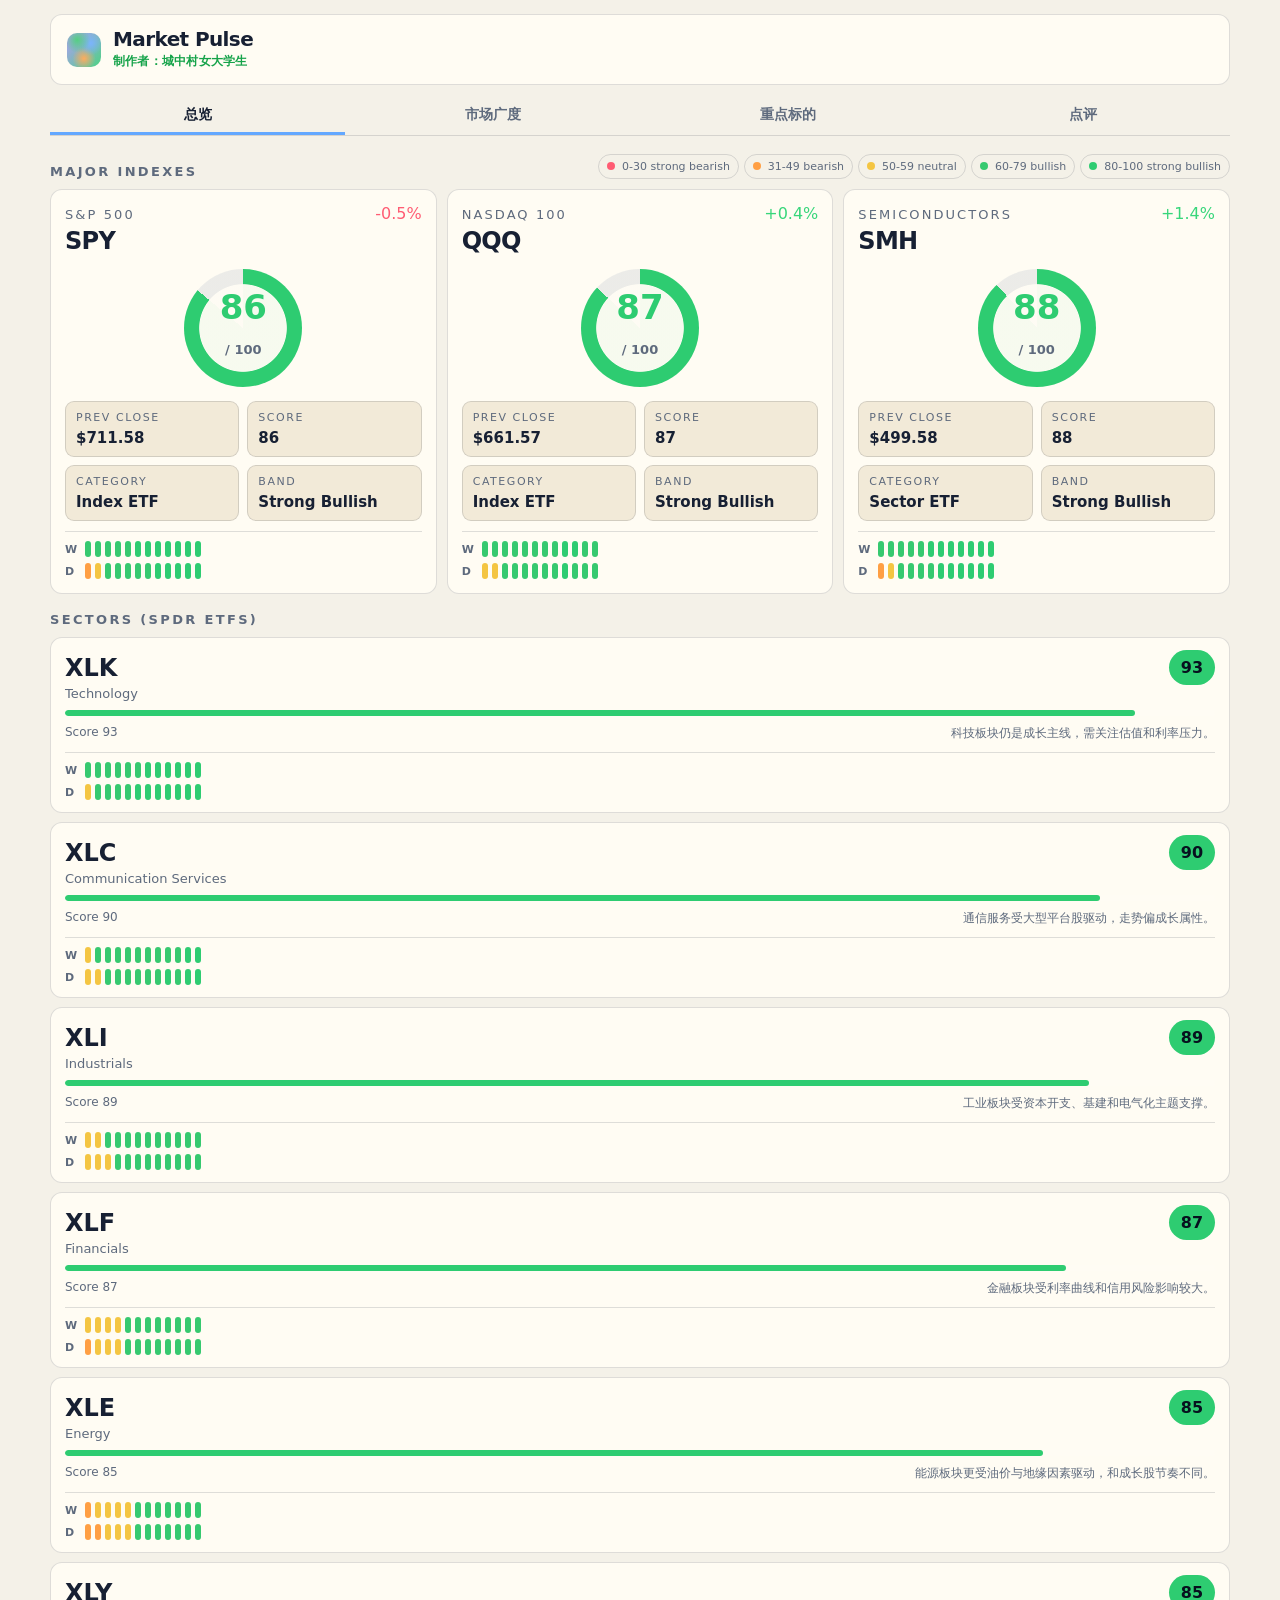
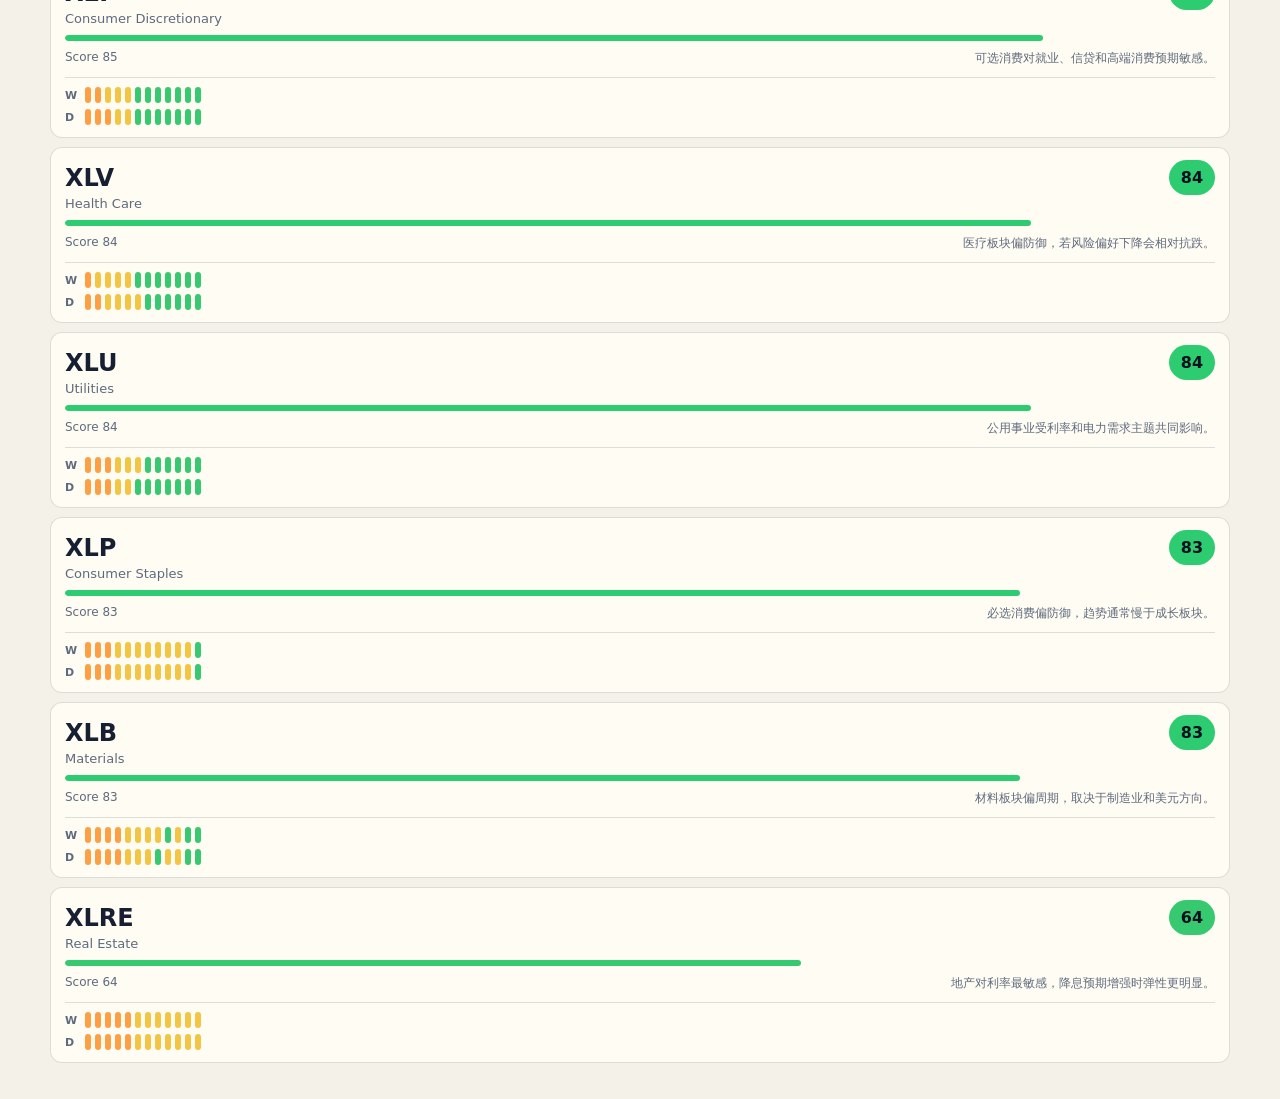
<file: index.html>
<!doctype html>
<html lang="zh-CN">
  <head>
    <meta charset="utf-8" />
    <meta name="viewport" content="width=device-width, initial-scale=1" />
    <title>Market Pulse Dashboard</title>
    <link rel="stylesheet" href="./styles.css" />
  </head>
  <body data-theme="paper">
    <main class="page">
      <header class="app-header">
        <div class="brand-mark" aria-hidden="true"></div>
        <div class="brand-copy">
          <h1>Market Pulse</h1>
          <p class="brand-owner">制作者：城中村女大学生</p>
        </div>
      </header>

      <nav class="main-tabs" aria-label="Dashboard sections">
        <button type="button" data-view-tab="overview">总览</button>
        <button type="button" data-view-tab="breadth">市场广度</button>
        <button type="button" data-view-tab="watchlist">重点标的</button>
        <button type="button" data-view-tab="commentary">点评</button>
      </nav>

      <section class="view active" data-view="overview">
        <section class="section-heading">
          <p class="eyebrow">Major Indexes</p>
          <div class="legend" id="scoreLegend"></div>
        </section>
        <div class="index-grid" id="indexGrid"></div>

        <section class="section-heading section-gap">
          <p class="eyebrow">Sectors (SPDR ETFs)</p>
        </section>
        <div class="sector-list" id="sectorList"></div>
      </section>

      <section class="view" data-view="breadth">
        <article class="panel breadth-panel">
          <div class="breadth-title">
            <h2>S&P 500 Market Breadth</h2>
            <p>Index price vs. % of constituents above their 50-day and 200-day moving averages</p>
          </div>
          <div class="zoom-row">
            <div class="range-buttons" id="rangeButtons"></div>
            <p class="updated-line" id="breadthUpdated"></p>
          </div>
          <div class="chart-wrap">
            <svg id="breadthChart" viewBox="0 0 1100 620" role="img" aria-label="Market breadth chart"></svg>
          </div>
          <div class="chart-legend">
            <span><i class="line-blue"></i>S&P 500</span>
            <span><i class="line-red"></i>% above MA50</span>
            <span><i class="line-yellow"></i>% above MA200</span>
          </div>
          <div class="breadth-stats" id="breadthStats"></div>
        </article>
      </section>

      <section class="view" data-view="watchlist">
        <section class="section-heading">
          <p class="eyebrow">重点标的</p>
          <div class="tabs" id="fundTabs"></div>
        </section>
        <section class="ticker-search">
          <label for="tickerSearch">搜索 ticker</label>
          <input id="tickerSearch" type="search" placeholder="输入 ticker" autocomplete="off" />
          <p id="searchNotice" class="hint"></p>
        </section>
        <div class="table-wrap">
          <table class="fund-table">
            <thead>
              <tr>
                <th data-sort="ticker">Ticker</th>
                <th data-sort="score">Score</th>
                <th data-sort="group">Group</th>
                <th data-sort="leverage">Lev</th>
                <th data-sort="return1d">1D</th>
                <th data-sort="return1w">1W</th>
                <th data-sort="return1m">1M</th>
                <th data-sort="return3m">3M</th>
                <th data-sort="return6m">6M</th>
                <th data-sort="return1y">1Y</th>
                <th data-sort="previousClose">昨收</th>
                <th>点评</th>
              </tr>
            </thead>
            <tbody id="fundRows"></tbody>
          </table>
        </div>
      </section>

      <section class="view" data-view="commentary">
        <section class="section-heading">
          <p class="eyebrow">Commentary</p>
        </section>
        <article class="commentary-article">
          <div class="commentary-meta">
            <span id="commentaryDate"></span>
          </div>
          <h2>宏观、业绩与资金面的综合观察</h2>
          <div id="commentary"></div>
        </article>
      </section>
    </main>

    <script src="./app.js" type="module"></script>
  </body>
</html>
</file>
<file: styles.css>
:root {
  color-scheme: dark;
  --bg: #0b1020;
  --panel: #11182b;
  --panel-soft: #162039;
  --text: #eef3ff;
  --muted: #91a0bd;
  --line: rgba(255, 255, 255, 0.09);
  --green: #37d67a;
  --yellow: #f4c542;
  --orange: #ff9f43;
  --red: #ff5c73;
  --blue: #63a8ff;
  --purple: #a78bfa;
  --shadow: 0 24px 80px rgba(0, 0, 0, 0.28);
}

* {
  box-sizing: border-box;
}

body {
  margin: 0;
  min-height: 100vh;
  background:
    radial-gradient(circle at top left, rgba(99, 168, 255, 0.18), transparent 34rem),
    radial-gradient(circle at top right, rgba(167, 139, 250, 0.14), transparent 32rem),
    var(--bg);
  color: var(--text);
  font-family:
    Inter, ui-sans-serif, system-ui, -apple-system, BlinkMacSystemFont, "Segoe UI",
    sans-serif;
}

.page {
  width: min(1440px, calc(100% - 40px));
  margin: 0 auto;
  padding: 36px 0 56px;
  position: relative;
  z-index: 1;
}

.hero,
.panel {
  border: 1px solid var(--line);
  background: rgba(17, 24, 43, 0.86);
  box-shadow: var(--shadow);
  backdrop-filter: blur(16px);
}

.hero {
  display: flex;
  justify-content: space-between;
  gap: 24px;
  align-items: flex-start;
  padding: 28px;
  border-radius: 28px;
}

.eyebrow {
  margin: 0 0 8px;
  color: var(--blue);
  font-size: 12px;
  font-weight: 800;
  letter-spacing: 0.14em;
  text-transform: uppercase;
}

h1,
h2,
h3,
p {
  margin-top: 0;
}

h1 {
  margin-bottom: 10px;
  font-size: clamp(34px, 5vw, 64px);
  line-height: 0.95;
  letter-spacing: -0.06em;
}

h2 {
  margin-bottom: 0;
  font-size: 22px;
  letter-spacing: -0.03em;
}

h3 {
  margin-bottom: 8px;
  font-size: 18px;
}

.subtitle {
  max-width: 720px;
  margin-bottom: 0;
  color: var(--muted);
  line-height: 1.7;
}

.status-card {
  display: flex;
  align-items: center;
  gap: 10px;
  min-width: max-content;
  padding: 12px 14px;
  border: 1px solid var(--line);
  border-radius: 999px;
  color: var(--muted);
  background: rgba(255, 255, 255, 0.04);
  font-size: 13px;
}

.status-dot {
  width: 9px;
  height: 9px;
  border-radius: 50%;
  background: var(--yellow);
  box-shadow: 0 0 18px var(--yellow);
}

.status-card.ready .status-dot {
  background: var(--green);
  box-shadow: 0 0 18px var(--green);
}

.status-card.error .status-dot {
  background: var(--red);
  box-shadow: 0 0 18px var(--red);
}

.summary-grid {
  display: grid;
  grid-template-columns: repeat(4, minmax(0, 1fr));
  gap: 16px;
  margin: 18px 0;
}

.metric-card,
.group-card,
.commentary-card {
  border: 1px solid var(--line);
  border-radius: 22px;
  background: linear-gradient(180deg, rgba(255, 255, 255, 0.055), rgba(255, 255, 255, 0.025));
}

.metric-card {
  padding: 20px;
}

.metric-top {
  display: flex;
  justify-content: space-between;
  gap: 12px;
  color: var(--muted);
  font-size: 13px;
}

.metric-value {
  display: flex;
  align-items: baseline;
  gap: 10px;
  margin: 18px 0 8px;
}

.metric-value strong {
  font-size: 42px;
  line-height: 1;
  letter-spacing: -0.05em;
}

.badge {
  display: inline-flex;
  align-items: center;
  padding: 5px 9px;
  border-radius: 999px;
  color: #0b1020;
  font-size: 12px;
  font-weight: 800;
}

.badge.strong-bullish,
.badge.bullish {
  background: var(--green);
}

.badge.neutral {
  background: var(--yellow);
}

.badge.bearish {
  background: var(--orange);
}

.badge.strong-bearish {
  background: var(--red);
}

.metric-note,
.group-note {
  margin-bottom: 0;
  color: var(--muted);
  font-size: 13px;
  line-height: 1.6;
}

.panel {
  margin-top: 18px;
  padding: 22px;
  border-radius: 26px;
}

.panel-header {
  display: flex;
  justify-content: space-between;
  gap: 18px;
  align-items: center;
  margin-bottom: 18px;
}

.panel-header.compact {
  margin-bottom: 14px;
}

.legend {
  display: flex;
  flex-wrap: wrap;
  justify-content: flex-end;
  gap: 8px;
}

.legend-item {
  padding: 7px 10px;
  border: 1px solid var(--line);
  border-radius: 999px;
  color: var(--muted);
  font-size: 12px;
}

.legend-item::before {
  content: "";
  display: inline-block;
  width: 8px;
  height: 8px;
  margin-right: 7px;
  border-radius: 50%;
  background: var(--dot);
}

.group-grid {
  display: grid;
  grid-template-columns: repeat(4, minmax(0, 1fr));
  gap: 14px;
}

.group-card {
  padding: 18px;
}

.score-line {
  height: 8px;
  margin: 16px 0;
  overflow: hidden;
  border-radius: 999px;
  background: rgba(255, 255, 255, 0.08);
}

.score-line > span {
  display: block;
  height: 100%;
  border-radius: inherit;
  background: var(--score-color);
}

.split-panel {
  display: grid;
  grid-template-columns: minmax(0, 1.35fr) minmax(280px, 0.65fr);
  gap: 18px;
}

.commentary-card {
  padding: 20px;
}

.commentary-card p {
  color: var(--muted);
  line-height: 1.65;
}

.commentary-list {
  display: grid;
  gap: 12px;
  margin: 0;
  padding: 0;
  list-style: none;
}

.commentary-list li {
  padding: 12px;
  border: 1px solid var(--line);
  border-radius: 16px;
  color: var(--muted);
  background: rgba(255, 255, 255, 0.035);
  line-height: 1.55;
}

.tabs,
.range-buttons {
  display: flex;
  flex-wrap: wrap;
  justify-content: flex-end;
  gap: 8px;
}

button {
  border: 1px solid var(--line);
  border-radius: 999px;
  padding: 8px 12px;
  color: var(--muted);
  background: rgba(255, 255, 255, 0.04);
  cursor: pointer;
  font: inherit;
  font-size: 13px;
}

button:hover,
button.active {
  color: var(--text);
  border-color: rgba(99, 168, 255, 0.55);
  background: rgba(99, 168, 255, 0.14);
}

.table-wrap {
  overflow: auto;
  border: 1px solid var(--line);
  border-radius: 18px;
}

table {
  width: 100%;
  border-collapse: collapse;
  min-width: 840px;
}

th,
td {
  padding: 13px 14px;
  border-bottom: 1px solid var(--line);
  text-align: left;
  white-space: nowrap;
  font-size: 13px;
}

th {
  position: sticky;
  top: 0;
  z-index: 1;
  color: var(--muted);
  background: #11182b;
  font-weight: 800;
}

th[data-sort] {
  cursor: pointer;
}

tbody tr:hover {
  background: rgba(255, 255, 255, 0.035);
}

tbody tr:last-child td {
  border-bottom: 0;
}

.ticker {
  font-weight: 900;
  letter-spacing: 0.06em;
}

.muted {
  color: var(--muted);
}

.positive {
  color: var(--green);
}

.negative {
  color: var(--red);
}

.score-pill {
  display: inline-flex;
  justify-content: center;
  min-width: 44px;
  padding: 5px 8px;
  border-radius: 999px;
  color: #0b1020;
  background: var(--score-color);
  font-weight: 900;
}

.chart-wrap {
  overflow: hidden;
  border: 1px solid var(--line);
  border-radius: 20px;
  background: rgba(255, 255, 255, 0.03);
}

svg {
  display: block;
  width: 100%;
  height: auto;
}

.chart-grid {
  stroke: rgba(100, 116, 139, 0.22);
  stroke-width: 1;
}

.chart-line {
  fill: none;
  stroke-width: 3;
  stroke-linecap: round;
  stroke-linejoin: round;
}

.chart-area {
  fill: rgba(99, 168, 255, 0.12);
}

.chart-label {
  fill: var(--muted);
  font-size: 12px;
}

.chart-hitbox {
  fill: transparent;
  cursor: crosshair;
  pointer-events: all;
}

.breadth-hover.hidden {
  display: none;
}

.hover-line {
  stroke: rgba(100, 116, 139, 0.55);
  stroke-dasharray: 4 4;
  pointer-events: none;
}

.dot-blue {
  fill: #4aa3ff;
  pointer-events: none;
}

.dot-red {
  fill: #ef5350;
  pointer-events: none;
}

.dot-yellow {
  fill: #f4c542;
  pointer-events: none;
}

.tooltip-card {
  pointer-events: none;
}

.tooltip-card rect {
  fill: var(--surface);
  stroke: var(--line);
}

.tooltip-card text {
  fill: var(--muted);
  font-size: 13px;
  font-weight: 700;
}

.tooltip-card .tooltip-title {
  fill: var(--text);
  font-size: 14px;
  font-weight: 900;
}

.tooltip-blue {
  fill: #4aa3ff;
}

.tooltip-red {
  fill: #ef5350;
}

.tooltip-yellow {
  fill: #f4c542;
}

.plot-bg {
  fill: rgba(148, 163, 184, 0.05);
  stroke: var(--line);
}

.axis-line {
  stroke: rgba(100, 116, 139, 0.35);
  stroke-width: 1;
}

@media (max-width: 1080px) {
  .summary-grid,
  .group-grid {
    grid-template-columns: repeat(2, minmax(0, 1fr));
  }

  .split-panel {
    grid-template-columns: 1fr;
  }
}

@media (max-width: 720px) {
  .page {
    width: min(100% - 24px, 1440px);
    padding-top: 18px;
  }

  .hero,
  .panel-header {
    flex-direction: column;
    align-items: stretch;
  }

  .summary-grid,
  .group-grid {
    grid-template-columns: 1fr;
  }

  .legend,
  .tabs,
  .range-buttons {
    justify-content: flex-start;
  }
}

body[data-theme="midnight"] {
  --bg: #0b1020;
  --surface: rgba(15, 23, 42, 0.94);
  --surface-soft: rgba(30, 41, 59, 0.78);
  --text: #eef3ff;
  --muted: #91a0bd;
  --line: rgba(255, 255, 255, 0.11);
}

body[data-theme="slate"] {
  --bg: #18202c;
  --surface: rgba(31, 41, 55, 0.94);
  --surface-soft: rgba(51, 65, 85, 0.75);
  --text: #f8fafc;
  --muted: #b6c2d3;
  --line: rgba(255, 255, 255, 0.14);
}

body[data-theme="paper"] {
  color-scheme: light;
  --bg: #f4f1e8;
  --surface: rgba(255, 252, 244, 0.96);
  --surface-soft: rgba(241, 232, 213, 0.9);
  --text: #172033;
  --muted: #5e6a7d;
  --line: rgba(23, 32, 51, 0.14);
  --shadow: 0 18px 50px rgba(31, 41, 55, 0.12);
}

body {
  background:
    linear-gradient(180deg, rgba(99, 168, 255, 0.08), transparent 240px),
    var(--bg);
}

.page {
  width: min(1500px, calc(100% - 24px));
  padding: 18px 0 40px;
}

.hero,
.panel {
  background: var(--surface);
  box-shadow: var(--shadow);
  backdrop-filter: none;
}

.hero {
  align-items: center;
  padding: 18px 20px;
  border-radius: 14px;
}

.hero-side {
  display: grid;
  gap: 10px;
  justify-items: end;
}

.theme-picker {
  display: flex;
  align-items: center;
  gap: 6px;
  color: var(--muted);
  font-size: 12px;
}

.theme-picker button {
  padding: 6px 9px;
}

.theme-picker button.active {
  color: #0b1020;
  background: var(--blue);
  border-color: var(--blue);
}

h1 {
  max-width: 760px;
  margin-bottom: 6px;
  font-size: clamp(28px, 3.5vw, 44px);
  line-height: 1.02;
}

h2 {
  font-size: 18px;
}

.eyebrow {
  margin-bottom: 5px;
  font-size: 11px;
}

.subtitle {
  max-width: 780px;
  font-size: 14px;
  line-height: 1.45;
}

.status-card {
  padding: 8px 11px;
  background: var(--surface-soft);
}

.summary-grid {
  grid-template-columns: repeat(4, minmax(0, 1fr));
  gap: 10px;
  margin: 10px 0;
}

.metric-card,
.group-card,
.commentary-card {
  border-radius: 12px;
  background: var(--surface-soft);
}

.metric-card,
.group-card {
  padding: 12px;
}

.metric-top {
  font-size: 12px;
}

.metric-value {
  margin: 8px 0 6px;
}

.metric-value strong {
  font-size: 28px;
}

.metric-note,
.group-note {
  font-size: 12px;
  line-height: 1.45;
}

.panel {
  margin-top: 10px;
  padding: 14px;
  border-radius: 14px;
}

.panel-header {
  margin-bottom: 10px;
}

.legend {
  gap: 5px;
}

.legend-item {
  padding: 5px 8px;
  font-size: 11px;
}

.group-grid {
  grid-template-columns: repeat(4, minmax(0, 1fr));
  gap: 10px;
}

.score-line {
  height: 6px;
  margin: 9px 0;
}

.split-panel {
  grid-template-columns: minmax(0, 1.15fr) minmax(320px, 0.85fr);
  gap: 10px;
}

.commentary-card {
  padding: 14px;
  border-left: 3px solid var(--blue);
}

.commentary-list {
  gap: 8px;
}

.commentary-list li {
  padding: 9px 10px;
  border-radius: 10px;
  font-size: 13px;
}

button {
  padding: 6px 10px;
  font-size: 12px;
}

.table-wrap {
  border-radius: 10px;
}

table {
  min-width: 900px;
}

th,
td {
  padding: 9px 10px;
  font-size: 12px;
}

th {
  background: var(--surface);
}

.score-pill,
.badge {
  padding: 4px 7px;
  font-size: 11px;
}

.chart-wrap {
  border-radius: 10px;
}

@media (max-width: 1080px) {
  .summary-grid,
  .group-grid {
    grid-template-columns: repeat(2, minmax(0, 1fr));
  }

  .split-panel {
    grid-template-columns: 1fr;
  }
}

@media (max-width: 720px) {
  .page {
    width: min(100% - 16px, 1500px);
    padding-top: 8px;
  }

  .hero {
    gap: 12px;
    padding: 14px;
  }

  .hero-side {
    justify-items: start;
  }

  .summary-grid,
  .group-grid {
    grid-template-columns: repeat(2, minmax(0, 1fr));
  }

  h1 {
    font-size: 30px;
  }
}

.app-header {
  display: grid;
  grid-template-columns: auto minmax(0, 1fr) auto auto;
  gap: 12px;
  align-items: center;
  padding: 18px 20px;
  border: 1px solid var(--line);
  border-radius: 18px;
  background: var(--surface);
  box-shadow: var(--shadow);
}

.brand-mark {
  width: 42px;
  height: 42px;
  border-radius: 14px;
  background:
    radial-gradient(circle at 30% 20%, #36c96f, transparent 36%),
    radial-gradient(circle at 70% 30%, #63a8ff, transparent 36%),
    radial-gradient(circle at 50% 75%, #ff9f43, transparent 38%),
    linear-gradient(135deg, #a78bfa, #2ecc71);
}

.brand-copy h1 {
  margin: 0;
  font-size: 22px;
  line-height: 1.05;
  letter-spacing: -0.03em;
}

.brand-copy p {
  margin: 3px 0 0;
  color: var(--muted);
  font-size: 13px;
}

.brand-owner {
  font-size: 12px;
  color: #16a34a !important;
  font-weight: 800;
  letter-spacing: 0.02em;
}

.live-status {
  display: flex;
  align-items: center;
  gap: 8px;
  color: var(--muted);
  font-size: 13px;
  white-space: nowrap;
}

.main-tabs {
  display: grid;
  grid-template-columns: repeat(4, minmax(0, 1fr));
  gap: 0;
  margin: 14px 0 22px;
  border-bottom: 1px solid var(--line);
}

.main-tabs button {
  border: 0;
  border-radius: 0;
  padding: 14px 10px;
  background: transparent;
  color: var(--muted);
  font-size: 15px;
  font-weight: 700;
}

.main-tabs button.active {
  color: var(--text);
  background: transparent;
  box-shadow: inset 0 -3px 0 var(--blue);
}

.main-tabs span {
  display: inline-flex;
  margin-left: 4px;
  padding: 2px 7px;
  border-radius: 999px;
  background: var(--surface-soft);
  color: var(--muted);
  font-size: 11px;
  font-weight: 700;
}

.view {
  display: none;
}

.view.active {
  display: block;
}

.section-heading {
  display: flex;
  justify-content: space-between;
  gap: 16px;
  align-items: end;
  margin-bottom: 12px;
}

.section-heading .eyebrow {
  margin: 0;
  color: var(--muted);
  font-size: 15px;
  letter-spacing: 0.22em;
}

.section-gap {
  margin-top: 18px;
}

.hint,
.updated-line {
  margin: 0;
  color: var(--muted);
  font-size: 13px;
}

.score-method {
  display: flex;
  gap: 8px;
  align-items: flex-start;
  margin: -2px 0 14px;
  padding: 10px 12px;
  border: 1px solid var(--line);
  border-left: 3px solid var(--blue);
  border-radius: 12px;
  background: var(--surface-soft);
  color: var(--muted);
  font-size: 13px;
  line-height: 1.6;
}

.score-method strong {
  flex: 0 0 auto;
  color: var(--text);
}

.ticker-search {
  display: grid;
  grid-template-columns: auto minmax(220px, 420px) minmax(240px, 1fr);
  gap: 10px;
  align-items: center;
  margin: -2px 0 14px;
  padding: 12px;
  border: 1px solid var(--line);
  border-radius: 14px;
  background: var(--surface);
}

.ticker-search label {
  color: var(--muted);
  font-size: 13px;
  font-weight: 800;
}

.ticker-search input {
  width: 100%;
  border: 1px solid var(--line);
  border-radius: 999px;
  padding: 10px 14px;
  outline: none;
  background: var(--surface-soft);
  color: var(--text);
  font: inherit;
  font-size: 14px;
}

.ticker-search input:focus {
  border-color: rgba(99, 168, 255, 0.8);
  box-shadow: 0 0 0 3px rgba(99, 168, 255, 0.16);
}

.index-grid {
  display: grid;
  grid-template-columns: repeat(3, minmax(0, 1fr));
  gap: 14px;
}

.index-card,
.sector-card,
.commentary-article {
  border: 1px solid var(--line);
  border-radius: 18px;
  background: var(--surface);
  box-shadow: var(--shadow);
}

.index-card {
  padding: 18px;
}

.index-top,
.sector-head,
.sector-meta {
  display: flex;
  justify-content: space-between;
  gap: 12px;
  align-items: flex-start;
}

.index-label {
  color: var(--muted);
  font-size: 13px;
  letter-spacing: 0.16em;
  text-transform: uppercase;
}

.index-card h2,
.sector-card h3 {
  margin: 4px 0 0;
  font-size: 24px;
}

.score-ring {
  display: grid;
  place-items: center;
  width: 150px;
  height: 150px;
  margin: 20px auto;
  border-radius: 50%;
  background:
    radial-gradient(circle, var(--surface) 52%, transparent 53%),
    conic-gradient(var(--score-color) calc(var(--score) * 1%), rgba(148, 163, 184, 0.18) 0);
}

.score-ring strong {
  color: var(--score-color);
  font-size: 42px;
  line-height: 1;
}

.score-ring span {
  margin-top: -34px;
  color: var(--muted);
  font-size: 13px;
  font-weight: 800;
}

.mini-grid {
  display: grid;
  grid-template-columns: repeat(2, minmax(0, 1fr));
  gap: 10px;
  margin-bottom: 14px;
}

.mini-grid div {
  padding: 12px;
  border: 1px solid var(--line);
  border-radius: 12px;
  background: var(--surface-soft);
}

.mini-grid span {
  display: block;
  color: var(--muted);
  font-size: 11px;
  letter-spacing: 0.14em;
  text-transform: uppercase;
}

.mini-grid strong {
  display: block;
  margin-top: 5px;
  font-size: 15px;
}

.sector-list {
  display: grid;
  gap: 12px;
}

.sector-card {
  padding: 16px;
}

.sector-card p {
  margin: 4px 0 0;
  color: var(--muted);
  font-size: 13px;
}

.score-badge {
  min-width: 46px;
  padding: 8px 11px;
  border-radius: 999px;
  background: var(--score-color);
  color: #07111f;
  text-align: center;
  font-weight: 900;
}

.sector-meta {
  color: var(--muted);
  font-size: 12px;
}

.heat-rows {
  display: grid;
  gap: 6px;
  margin-top: 14px;
  padding-top: 12px;
  border-top: 1px solid var(--line);
}

.heat-rows div {
  display: flex;
  gap: 4px;
  align-items: center;
}

.heat-rows span {
  width: 16px;
  color: var(--muted);
  font-size: 11px;
  font-weight: 800;
}

.heat-rows i {
  width: 7px;
  height: 20px;
  border-radius: 999px;
  background: var(--heat);
}

.breadth-panel {
  max-width: 1180px;
  margin: 0 auto;
  padding: 18px 20px 22px;
}

.breadth-title {
  text-align: center;
  margin-bottom: 18px;
}

.breadth-title h2 {
  font-size: 24px;
}

.breadth-title p {
  margin: 4px 0 0;
  color: var(--muted);
  font-size: 14px;
}

.zoom-row {
  display: flex;
  align-items: center;
  gap: 14px;
  margin: 18px 0 12px;
  color: var(--muted);
}

.zoom-row .updated-line {
  margin-left: auto;
}

.zoom-row .range-buttons {
  justify-content: flex-start;
}

.updated-line {
  margin-bottom: 12px;
  text-align: right;
}

.chart-legend {
  display: flex;
  flex-wrap: wrap;
  justify-content: center;
  gap: 20px;
  padding: 12px;
  color: var(--muted);
  font-size: 13px;
}

.breadth-stats {
  display: grid;
  grid-template-columns: repeat(4, minmax(0, 1fr));
  gap: 14px;
  margin-top: 16px;
}

.breadth-stats article {
  border: 1px solid var(--line);
  border-radius: 12px;
  padding: 14px 16px;
  background: var(--surface);
}

.breadth-stats span {
  display: block;
  color: var(--muted);
  font-size: 12px;
  letter-spacing: 0.12em;
  text-transform: uppercase;
}

.breadth-stats strong {
  display: block;
  margin-top: 8px;
  font-size: 22px;
}

.breadth-stats small {
  display: block;
  margin-top: 4px;
  color: var(--muted);
  font-size: 12px;
}

.chart-legend i {
  display: inline-block;
  width: 28px;
  height: 3px;
  margin-right: 8px;
  vertical-align: middle;
}

.line-blue {
  stroke: #4aa3ff;
  background: #4aa3ff;
}

.line-red {
  stroke: #ef5350;
  background: #ef5350;
}

.line-yellow {
  stroke: #f4c542;
  background: #f4c542;
}

.commentary-article {
  max-width: 860px;
  margin: 0 auto;
  padding: 28px;
}

.commentary-meta {
  display: flex;
  gap: 10px;
  color: var(--muted);
  font-size: 13px;
}

.commentary-article h2 {
  margin: 14px 0 10px;
  font-size: 24px;
}

.commentary-lead {
  color: var(--muted);
  line-height: 1.7;
}

.commentary-section {
  margin-top: 24px;
  padding-top: 20px;
  border-top: 1px solid var(--line);
}

.commentary-section h3 {
  font-size: 18px;
}

.commentary-section p {
  color: var(--muted);
  line-height: 1.9;
}

@media (max-width: 900px) {
  .app-header {
    grid-template-columns: auto minmax(0, 1fr);
  }

  .live-status,
  .theme-picker {
    grid-column: 2;
    justify-content: flex-start;
  }

  .index-grid {
    grid-template-columns: 1fr;
  }

  .breadth-stats {
    grid-template-columns: repeat(2, minmax(0, 1fr));
  }
}

@media (max-width: 640px) {
  .main-tabs {
    grid-template-columns: repeat(4, minmax(0, 1fr));
    overflow-x: visible;
  }

  .main-tabs button {
    min-width: 0;
    padding: 10px 4px;
    font-size: 13px;
  }

  .section-heading {
    display: block;
  }

  .score-ring {
    width: 130px;
    height: 130px;
  }

  .ticker-search {
    grid-template-columns: 1fr;
  }

  .zoom-row {
    align-items: flex-start;
    flex-wrap: wrap;
  }

  .zoom-row .updated-line {
    width: 100%;
    margin-left: 0;
    text-align: left;
  }

  .breadth-stats {
    grid-template-columns: 1fr;
  }
}

/* Final visual pass: keep the dashboard quiet and data-first. */
body[data-theme="midnight"],
body[data-theme="paper"] {
  --shadow: none;
}

body {
  background: var(--bg);
}

.page {
  width: min(1180px, calc(100% - 28px));
  padding: 14px 0 36px;
}

.app-header {
  padding: 14px 16px;
  border-radius: 12px;
}

.brand-mark {
  width: 34px;
  height: 34px;
  border-radius: 10px;
  opacity: 0.85;
}

.brand-copy h1 {
  font-size: 20px;
}

.brand-copy p {
  font-size: 12px;
}

.main-tabs {
  margin: 10px 0 18px;
}

.main-tabs button {
  padding: 11px 8px;
  font-size: 14px;
}

@media (max-width: 640px) {
  .main-tabs {
    grid-template-columns: repeat(4, minmax(0, 1fr));
    overflow-x: visible;
  }

  .main-tabs button {
    min-width: 0;
    padding: 10px 4px;
    font-size: 13px;
  }
}

.section-heading {
  margin-bottom: 10px;
}

.section-heading .eyebrow {
  font-size: 13px;
  letter-spacing: 0.18em;
}

.index-grid {
  gap: 10px;
}

.index-card,
.sector-card,
.commentary-article,
.panel {
  border-radius: 12px;
  box-shadow: none;
}

.index-card {
  padding: 14px;
}

.score-ring {
  width: 118px;
  height: 118px;
  margin: 14px auto;
}

.score-ring strong {
  font-size: 34px;
}

.mini-grid {
  gap: 8px;
  margin-bottom: 10px;
}

.mini-grid div {
  padding: 9px 10px;
  border-radius: 9px;
}

.sector-list {
  gap: 9px;
}

.sector-card {
  padding: 12px 14px;
}

.heat-rows {
  margin-top: 10px;
  padding-top: 9px;
}

.heat-rows i {
  width: 6px;
  height: 16px;
}

.ticker-search {
  margin-bottom: 10px;
  padding: 10px;
  border-radius: 12px;
}

.ticker-search input {
  padding: 8px 12px;
}

th,
td {
  padding: 8px 10px;
}

.commentary-article {
  padding: 22px;
}

.commentary-section {
  margin-top: 20px;
  padding-top: 16px;
}

.fund-table {
  min-width: 760px;
}

@media (max-width: 640px) {
  .breadth-stats {
    grid-template-columns: repeat(4, minmax(0, 1fr));
    gap: 6px;
  }

  .breadth-stats article {
    padding: 8px 6px;
    border-radius: 9px;
  }

  .breadth-stats span {
    font-size: 8px;
    letter-spacing: 0.08em;
  }

  .breadth-stats strong {
    margin-top: 4px;
    font-size: 14px;
  }

  .breadth-stats small {
    font-size: 9px;
  }

  .fund-table {
    min-width: 680px;
  }

  .fund-table th:first-child,
  .fund-table td:first-child {
    position: sticky;
    left: 0;
    z-index: 3;
    background: var(--surface);
    min-width: 64px;
  }

  .fund-table th:nth-child(2),
  .fund-table td:nth-child(2) {
    position: sticky;
    left: 64px;
    z-index: 3;
    background: var(--surface);
    min-width: 64px;
  }

  .fund-table th,
  .fund-table td {
    padding: 8px 8px;
  }
}
</file>
